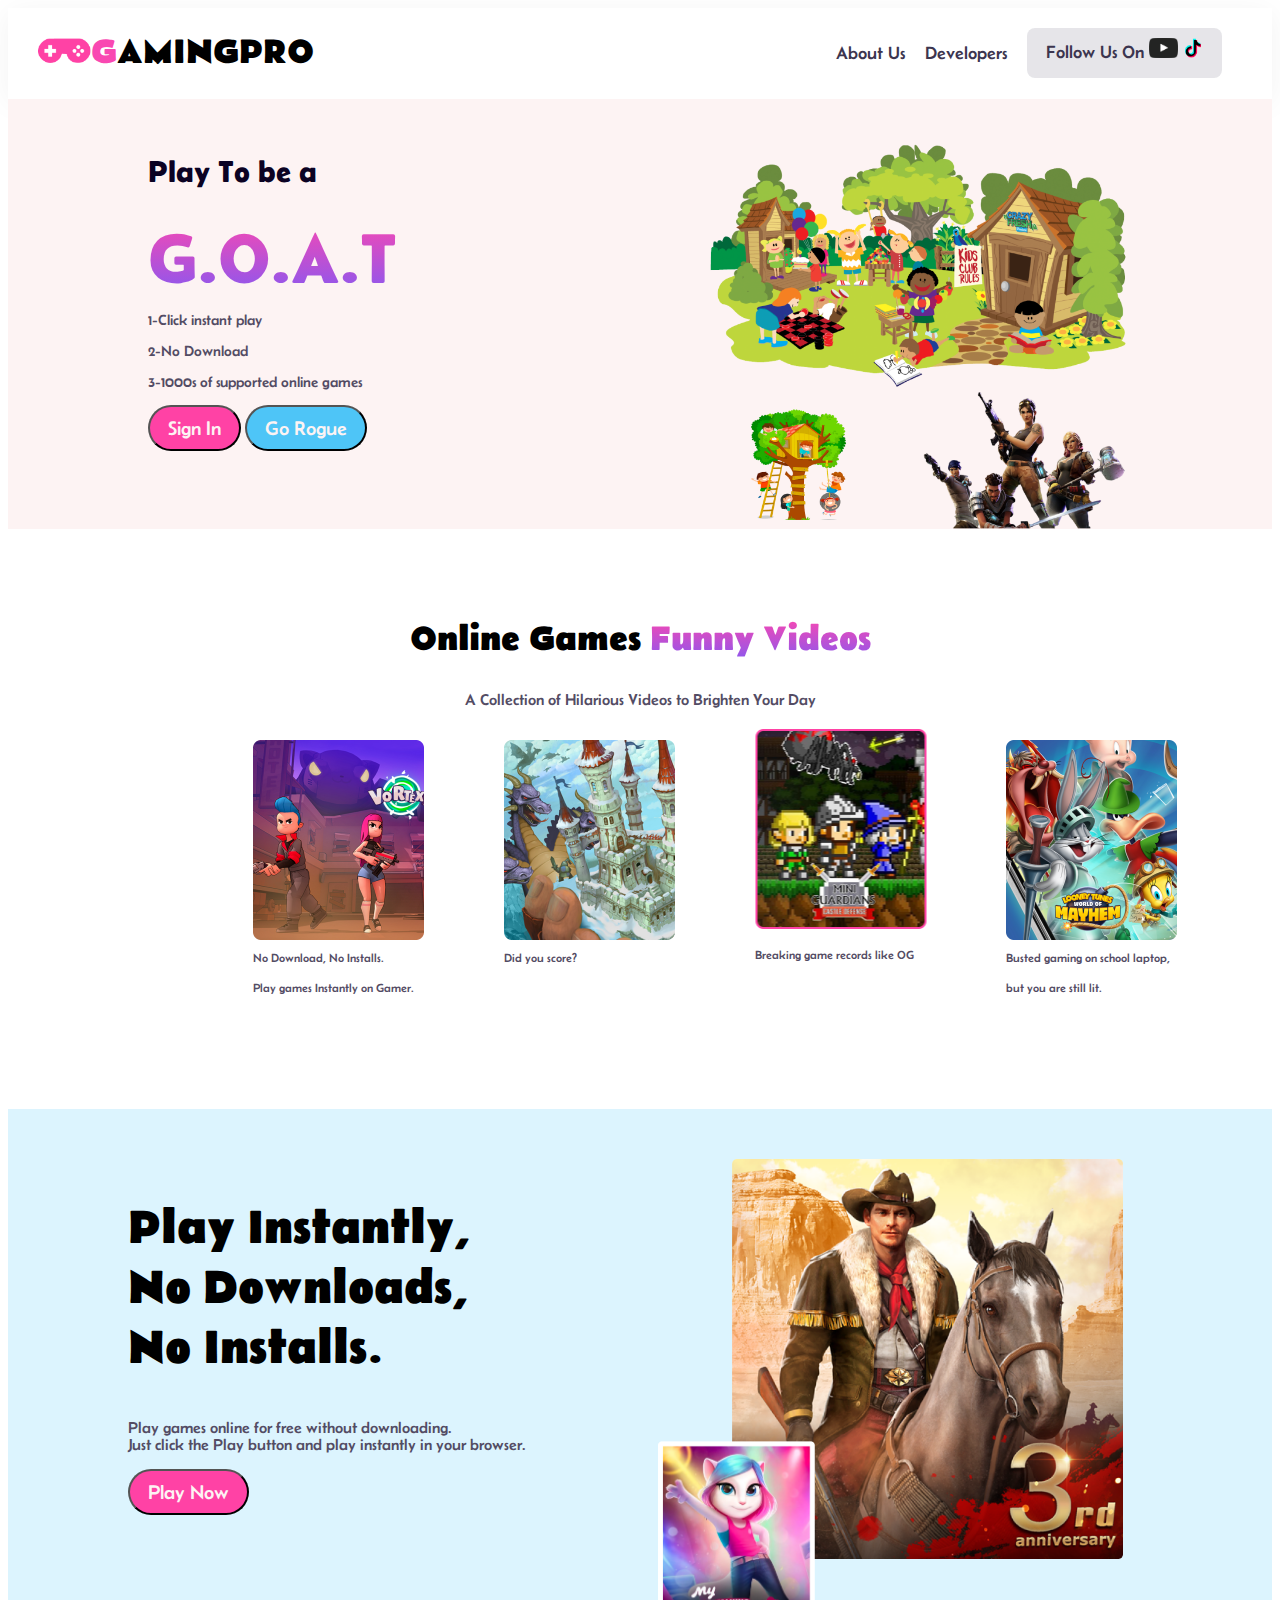
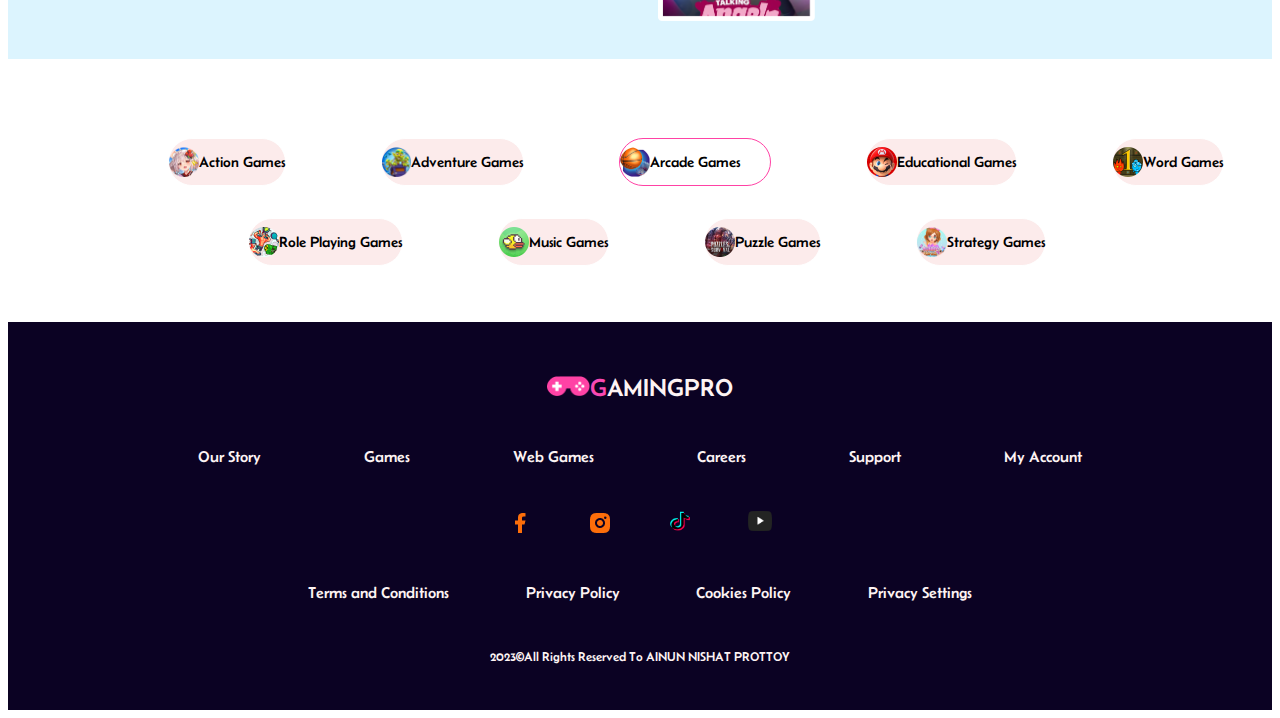
<file: index.html>
<!DOCTYPE html>
<html lang="en">

<head>
    <meta charset="UTF-8">
    <meta name="viewport" content="width=device-width, initial-scale=1.0">
    <title>GAMINGPRO</title>
    <link rel="preconnect" href="https://fonts.googleapis.com">
    <link rel="preconnect" href="https://fonts.gstatic.com" crossorigin>
    <link href="https://fonts.googleapis.com/css2?family=Belanosima:wght@600&display=swap" rel="stylesheet">
    <link rel="icon" type="image/x-icon" href="images/gaminglogo2.png">
    <link rel="stylesheet" href="styles/gamingpro.css">
</head>

<body>
    <header>
        <div class="container">
            <nav>
                <h1 class="heading"><img src="images/Frame.png"><span class="G">G</span>AMINGPRO</h1>
                <ul>
                    <li><a href="">About Us </a></li>
                    <li><a href="">Developers</a></li>
                    <div class="follow-us-on">
                        <li>Follow Us On
                            <a href="http://www.youtube.com" target="_blank"><img class="youtube-icon"
                                    src="images/youtube.png" alt=""></a>
                            <a href="http://www.tiktok.com" target="_blank"><img class="tiktok-icon"
                                    src="images/tiktok.png" alt=""></a>
                        </li>
                    </div>
                </ul>
            </nav>
        </div>
    </header>
    <main>
        <section class="container1">
            <div class="main">
                <p class="play-to-be">
                    Play To be a
                </p>
                <span class="goat">G.O.A.T</span>
                <p class="para">1-Click instant play</p>
                <p class="para">2-No Download</p>
                <p class="para">3-1000s of supported online games</p>
                <button class="btn1">Sign In</button>
                <button class="btn2">Go Rogue</button>
            </div>
            <div>
                <img class="main-img" src="images/Group 18.png" alt="">
            </div>
        </section>
        <section class="container2">
            <h2>Online Games <span class="funny-videos">Funny Videos</span></h2>
            <p>A Collection of Hilarious Videos to Brighten Your Day</p>
            <div class="container2-imgs">
                <figure>
                    <img src="images/Rectangle 4.png" alt="" class="container2-img">
                    <figcaption>No Download, No Installs.<br> Play games Instantly on Gamer.</figcaption>
                    </img>
                </figure>
                <figure>
                    <img src="images/Rectangle 5.png" alt="" class="container2-img">
                    <figcaption>Did you score? </figcaption>
                    </img>
                </figure>
                <figure>
                    <div class="img-hover">
                        <img src="images/Rectangle 7.png" alt="" class="container2-img">
                        <div class="overlay">
                            <div class="content">
                                <img src="images/play.png" alt="">
                                <p>Watch Now</p>
                            </div>
                        </div>
                    </div>
                    <figcaption>Breaking game records like OG</figcaption>
                    </img>
                </figure>
                <figure>
                    <img src="images/Rectangle 6.png" alt="" class="container2-img">
                    <figcaption>Busted gaming on school laptop, but you are still lit.</figcaption>
                    </img>
                </figure>
            </div>
        </section>
        <section class="container3">
            <div class="main3">
                <div>
                    <h2 class="container3-header">
                        Play Instantly,<br> No Downloads,<br> No Installs.
                    </h2>
                    <p class="container3-para">
                        Play games online for free without downloading.<br> Just click the Play button and play
                        instantly in your browser.
                    </p>
                    <button class="btn3">Play Now</button>
                </div>
               <div>
                    <img class="kitty" src="images/Rectangle 66.png" alt="">
                </div>
                <div>
                    <img class="horseman" src="images/Rectangle 55.png" alt="">
                </div>
            </div>
        </section>
        <section class="main4">
            <div class="img-container">
                <div class="img-container1">
                    <figure class="game-icon"><img src="images/Rectangle 11.png" alt="">
                        <p>Action Games</p>
                        </img>
                    </figure>
                    <figure class="game-icon"><img src="images/Rectangle 12.png" alt="">
                        <p>Adventure Games</p>
                        </img>
                    </figure>
                    <figure class="arcade-games"><img src="images/Rectangle 13.png" alt="">
                        <p>Arcade Games</p>
                        </img>
                    </figure>
                    <figure class="game-icon"><img src="images/Rectangle 14.png" alt="">
                        <p>Educational Games</p>
                        </img>
                    </figure>
                    <figure class="game-icon"><img src="images/Rectangle 15.png" alt="">
                        <p>Word Games</p></img>
                    </figure>
                </div>
                <div class="img-container2">
                    <figure class="game-icon"><img src="images/Rectangle 16.png" alt="">
                        <p>Role Playing Games</p>
                        </img>
                    </figure>
                    <figure class="game-icon"><img src="images/Rectangle 17.png" alt="">
                        <p>Music Games</p>
                        </img>
                    </figure>
                    <figure class="game-icon"><img src="images/Rectangle 18.png" alt="">
                        <p>Puzzle Games</p>
                        </img>
                    </figure>
                    <figure class="game-icon"><img src="images/Rectangle 19.png" alt="">
                        <p>Strategy Games</p>
                        </img>
                    </figure>
                </div>
            </div>
        </section>
    </main>
    <footer>
        <h1 class="heading-last"><img src="images/Frame.png"><span class="G">G</span>AMINGPRO</h1>
        <ul class="footer-list">
            <li><a href="sorry/sorry.html" target="_blank">Our Story</a></li>
            <li><a href="sorry/sorry.html" target="_blank">Games</a></li>
            <li><a href="sorry/sorry.html" target="_blank">Web Games</a></li>
            <li><a href="sorry/sorry.html" target="_blank">Careers</a></li>
            <li><a href="sorry/sorry.html" target="_blank">Support</a></li>
            <li><a href="sorry/sorry.html" target="_blank">My Account</a></li>
        </ul>
        <div class="footer-img">
            <a href="http://www.facebook.com" target="_blank"><img src="images/facebook.png" alt=""></a>
            <a href="http://www.instagram.com" target="_blank"><img src="images/insta.png" alt=""></a>
            <a href="http://www.tiktok.com" target="_blank"><img class="tiktok" src="images/tiktok.png" alt=""></a>
            <a href="http://www.youtube.com" target="_blank"><img class="youtube" src="images/youtube.png" alt=""></a>
        </div>
        <div class="footer-list2">
            <ul>
                <li><a href="sorry/sorry.html" target="_blank">Terms and Conditions</a></li>
                <li><a href="sorry/sorry.html" target="_blank">Privacy Policy</a></li>
                <li><a href="sorry/sorry.html" target="_blank">Cookies Policy</a></li>
                <li><a href="sorry/sorry.html" target="_blank">Privacy Settings</a></li>
            </ul>
        </div>
        <p class="copyright"><small>
                2023&copy;All Rights Reserved To <a href="https://www.facebook.com/profile.php?id=100011419669272"
                    target="_blank">AINUN NISHAT PROTTOY</a>
            </small></p>
    </footer>
</body>

</html>
</file>
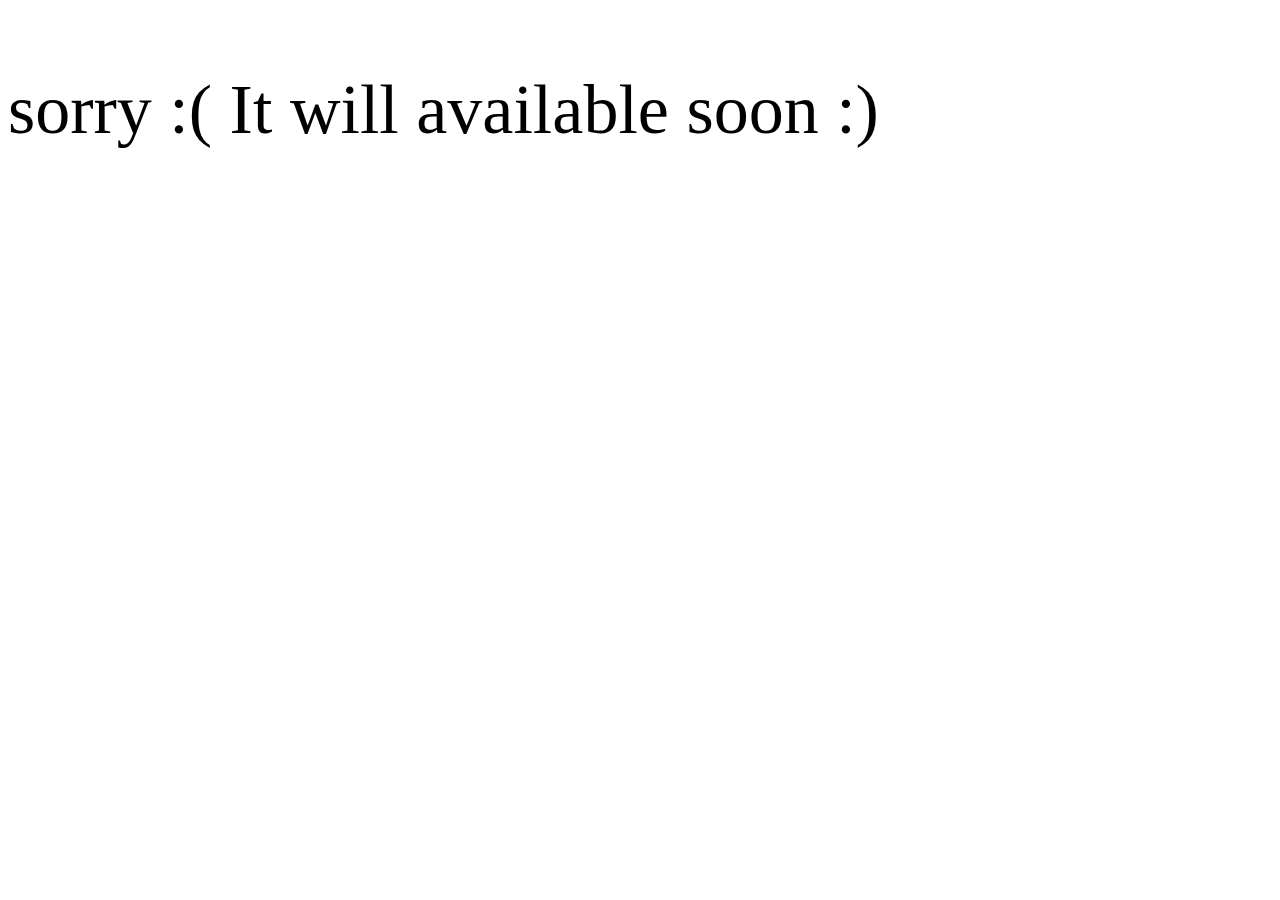
<file: sorry/sorry.html>
<!DOCTYPE html>
<html lang="en">
<head>
    <meta charset="UTF-8">
    <meta name="viewport" content="width=device-width, initial-scale=1.0">
    <title>Oopss</title>
    <style>
        p{font-size: 70px;}
    </style>
</head>
<body>
    <p>sorry :( It will available soon :)</p>
</body>
</html>
</file>
<file: styles/gamingpro.css>
/* Font Style */
* {
    font-family: 'Belanosima', sans-serif;
}

/* Header Styles */
.G {
    color: rgba(249, 72, 178, 1);
}

.heading {
    font-size: 35px;
    font-weight: 700;
    margin-left: 30px;
}

nav {
    display: flex;
    justify-content: space-between;
    align-items: center;
    background: #FFF;
    box-shadow: 0px 4px 30px 0px rgba(0, 0, 0, 0.05);
    width: 100%;
}

nav ul {
    display: flex;
    text-decoration: none;
    list-style: none;
    color: #3C354F;
    font-size: 18px;
    font-weight: 500;
    margin-right: 50px;
    gap: 20px;
    align-items: center;
}

.heading img {
    height: 25px;
}

.youtube-icon {
    height: 20px;
}

.tiktok-icon {
    height: 20px;
}

.follow-us-on {
    border-radius: 8px;
    padding: 10px;
    background: rgba(11, 2, 35, 0.10);
    width: 175px;
    text-align: center;
    height: 30px;
}

nav a {
    text-decoration: none;
    color: #3C354F;
    font-size: 18px;
    font-weight: 500;
}

/* Header Styles End */

/* Main Styles */
.btn1,
.btn2 {
    border-radius: 25px;
    padding: 10px 18px;
    font-size: 20px;
    background-color: #FF42A5;
    color: #fdf3f3;
}

.btn2 {
    background-color: #4EC5F7;
}


.container1 {
    display: flex;
    justify-content: space-between;
    padding: 0px 140px;
    background: #fdf3f3;
    height: 430px;
}



.para {
    color: #534C64;
    font-size: 15px;
    font-weight: 500;
}

.main-img {
    height: 400px;
    width: auto;
    padding-top: 30px;
}

.play-to-be {
    color: #0B0223;
    font-size: 30px;
    font-weight: 600;
}

.goat {

    font-size: 70px;
    font-weight: 600;
    background: linear-gradient(180deg, #F948B2 0%, #8758F1 100%);
    background-clip: text;
    -webkit-background-clip: text;
    -webkit-text-fill-color: transparent;
}

.container3-header {
    font-size: 48px;
    font-weight: 700;

}

.container3-para {
    color: #534C64;
    text-align: start;
}

.main {
    padding-top: 25px;
}

.main p {
    text-align: start;
}

.main3 {
    display: flex;
    padding-left: 120px;

    padding-top: 50px;
}

.horseman {
    height: 400px;
    width: auto;
}

.kitty {
    height: 180px;
    margin-left: 50px;
    position: relative;
    top: 70%;
    left: 40%;
}

.container3 {
    background-color: #9ee0fc5b;
    height: 550px;
}

.btn3 {
    border-radius: 25px;
    padding: 10px 18px;
    font-size: 20px;
    background-color: #FF42A5;
    color: #fdf3f3;
}



.img-container img {
    height: 30px;
    width: auto;
}

.img-container1 {
    display: flex;
    align-items: center;
    padding-left: 120px;
    gap: 15px;
}

.img-container2 {
    display: flex;
    align-items: center;
    padding-left: 200px;
    gap: 15px;
}

.main4 {
    height: 200px;
    padding-top: 5%;
}

.main4 p {
    font-size: 15px;
}

.arcade-games {
    border: 1px solid #FF42A5;
    width: 150px;
    display: flex;
    align-items: center;
    border-radius: 30px;
}

.game-icon {
    display: flex;
    align-items: center;
    border: 1px solid #FFF;
    border-radius: 30px;
    background-color: #f7c3c357;
}


.funny-videos {
    background: linear-gradient(180deg, #F948B2 0%, #8758F1 100%);
    background-clip: text;
    -webkit-background-clip: text;
    -webkit-text-fill-color: transparent;
}

.container2-imgs {
    display: flex; padding-left: 25px}

.container2-img {
    height: 200px;
    width: auto;
}

.container2 h2,
p {
    text-align: center;
}

.container2 h2 {
    font-size: 35px;
}

.container2 {
    height: 460px;
    padding: 60px 180px 60px 180px;
}

.container2 figcaption {
    color: #534C64;
    font-size: 12px;
    font-weight: 500;
    line-height: 30px;
    text-align: start;
}

.container2 p {
    color: #534C64;
}

/* bonus section */
.img-hover {
    position: relative;
    top: 34%;
    left: 50%;
    height: 200px;
    width: auto;
    transform: translate(-50%, -50%);
}

.overlay {
    position: absolute;
    top: 0;
    right: 0;
    bottom: 0;
    left: 0;
    opacity: 0;
    transition: opacity 0.5s ease-in-out;
    background-color: floralwhite;
    cursor: pointer;
    border: 2px solid #FF42A5;
    border-radius: 10px;
}

.content {
    position: absolute;
    top: 50%;
    left: 50%;
    transform: translate(-50%, -50%);
    color: #fdf3f3;
    text-align: center;
}

.content p {
    color: #0B0223;
}

.content img {
    height: 30px;
}

.img-hover:hover .overlay {
    opacity: 0.8;
}

/* main styles end */

/* footer styles */
.heading-last {
    font-size: 25px;
    font-weight: 300;
    text-align: center;
    padding-top: 35px;
    color: #fdf3f3;
}

.heading-last img {
    height: 20px;
}

.footer-list {
    list-style: none;
    display: flex;
    justify-content: space-between;
    padding: 30px 190px 30px 190px;
}

a {
    text-decoration: none;
    color: #fdf3f3;
}

a:hover {
    color: #FF42A5;
}

footer {
    background: #0B0223;
    overflow: auto;
}

.tiktok,
.youtube {
    height: 20px;
    width: 24px;
}

.footer-img {
    display: flex;
    justify-content: space-between;
    padding: 0px 500px 0px 500px;
}

.footer-list2 ul {
    display: flex;
    justify-content: space-between;
    list-style: none;
    padding: 30px 300px 30px 300px;
}

.copyright {
    color: #fdf3f3;
    text-align: center;
    padding-bottom: 30px;
}

/* footer styles end */
/* Media Query */
@media screen and (max-width:425px) {
    .container nav {
        flex-direction: column;
    }

    .container ul {
        flex-direction: column;
    }

    .container {
        align-items: center;
        width: 235%;
    }

    .container1 {
        width: 165%;
        flex-direction: column;
        align-items: center;
        height: 200%;

    }


    .container2 h2,
    p {
        padding-left: 250px;
        text-align: start;

    }

    .container2-imgs {
        flex-direction: column;
        margin-left: 140px;
    }

    .container3 {
        margin-top: 1900px;
        width: 230%;
    }

    .img-container1 {
        flex-direction: column;
        align-items: center;
        padding-left: 500px;
    }

    .img-container2 {
        flex-direction: column;
        align-items: center;
        padding-left: 500px;
    }

    .main3 {
        flex-direction: column;
    }

    .img-container1{margin-top: 500px;}
    .container3{height: 1000px;}
.horseman{
    padding-left: 230px;
}
.kitty{
    height: 180px;
    margin-left: 50px;
    position: relative;
    top: 70%;
    left: 40%;}
    
    footer {
        width: 235%;
        margin-top: 1300px;
        height: 400px;
    }

}
/* Need guidelines in responsive badlyyyy */
</file>
